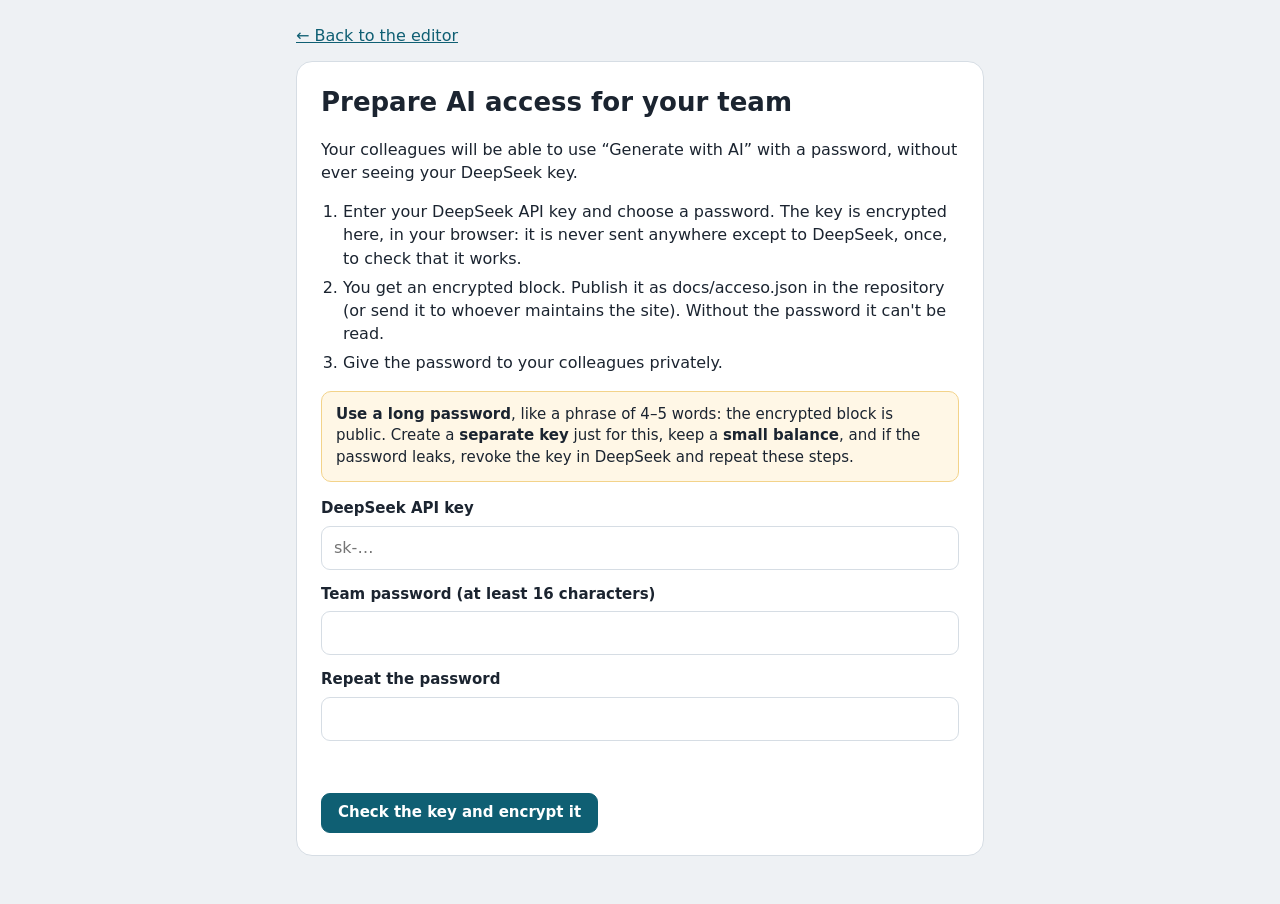
<file: docs/acceso.html>
<!doctype html>
<html lang="en">
<head>
<meta charset="utf-8">
<meta name="viewport" content="width=device-width, initial-scale=1">
<title>Prepare AI access</title>
<meta name="robots" content="noindex">
<link rel="icon" href="data:image/svg+xml,%3Csvg xmlns=%22http://www.w3.org/2000/svg%22 viewBox=%220 0 32 32%22%3E%3Crect width=%2232%22 height=%2232%22 rx=%228%22 fill=%22%230f5f73%22/%3E%3Cpath d=%22M12 9l11 7-11 7z%22 fill=%22white%22/%3E%3C/svg%3E">
<link rel="stylesheet" href="app.css">
<style>
  body { display: block; }
  .ac { max-width: 720px; margin: 0 auto; padding: 24px 16px 48px; }
  .ac-tarjeta { background: var(--ed-papel); border: 1px solid var(--ed-linea); border-radius: 16px; padding: 22px 24px; display: flex; flex-direction: column; gap: 16px; }
  .ac h1 { margin: 0; font-size: 26px; }
  .ac p, .ac li { margin: 0; }
  .ac ol { margin: 0; padding-left: 22px; display: flex; flex-direction: column; gap: 6px; }
  .ac .ia-campo input { height: 44px; }
  .ac textarea { font-family: Consolas, "SFMono-Regular", Menlo, monospace; font-size: 15px; min-height: 140px; word-break: break-all; }
  .ac-volver { display: inline-block; margin-bottom: 14px; font-size: 16px; color: var(--ed-marca); }
  .ac-aviso { background: #fff7e6; border: 1px solid #f3d38a; border-radius: 10px; padding: 12px 14px; font-size: 15px; }
  [hidden] { display: none !important; }
</style>
</head>
<body>
<main class="ac">
  <a class="ac-volver" href="./" data-t="volver"></a>
  <div class="ac-tarjeta">
    <h1 data-t="tit"></h1>
    <p data-t="intro"></p>
    <ol>
      <li data-t="p1"></li>
      <li data-t="p2"></li>
      <li data-t="p3"></li>
    </ol>
    <div class="ac-aviso" data-t-html="aviso"></div>
    <form id="form" novalidate style="display:flex;flex-direction:column;gap:14px">
      <label class="ia-campo"><span data-t="clave"></span>
        <input type="password" id="clave" autocomplete="off" placeholder="sk-…">
      </label>
      <label class="ia-campo"><span data-t="pass"></span>
        <input type="password" id="pass" autocomplete="new-password">
      </label>
      <label class="ia-campo"><span data-t="pass2"></span>
        <input type="password" id="pass2" autocomplete="new-password">
      </label>
      <div class="ia-estado" id="estado" role="status" aria-live="polite"></div>
      <div class="ia-botones"><button type="submit" class="ed-btn ed-btn-pri" id="crear" data-t="crear"></button></div>
    </form>
    <div id="resultado" hidden style="display:flex;flex-direction:column;gap:12px">
      <label class="ia-campo"><span data-t="bloque"></span>
        <textarea id="salida" readonly></textarea>
      </label>
      <div class="ia-botones">
        <button type="button" class="ed-btn ed-btn-pri" id="copiar" data-t="copiar"></button>
        <button type="button" class="ed-btn" id="bajar" data-t="bajar"></button>
      </div>
      <p class="ia-nota" data-t="despues"></p>
    </div>
  </div>
</main>
<script>
(function () {
  "use strict";
  var TXT = {
    en: {
      volver: "← Back to the editor", tit: "Prepare AI access for your team",
      intro: "Your colleagues will be able to use “Generate with AI” with a password, without ever seeing your DeepSeek key.",
      p1: "Enter your DeepSeek API key and choose a password. The key is encrypted here, in your browser: it is never sent anywhere except to DeepSeek, once, to check that it works.",
      p2: "You get an encrypted block. Publish it as docs/acceso.json in the repository (or send it to whoever maintains the site). Without the password it can't be read.",
      p3: "Give the password to your colleagues privately.",
      aviso: "<strong>Use a long password</strong>, like a phrase of 4–5 words: the encrypted block is public. Create a <strong>separate key</strong> just for this, keep a <strong>small balance</strong>, and if the password leaks, revoke the key in DeepSeek and repeat these steps.",
      clave: "DeepSeek API key", pass: "Team password (at least 16 characters)", pass2: "Repeat the password",
      crear: "Check the key and encrypt it", bloque: "Encrypted block (acceso.json)", copiar: "Copy", copiado: "Copied.", bajar: "Download acceso.json",
      despues: "This block contains no readable key. You can share it safely; keep the password private.",
      faltaClave: "Enter the key.", corta: "The password needs at least 16 characters. A phrase of a few words works well.",
      distintas: "The passwords don't match.", probando: "Checking the key with DeepSeek…", cifrando: "Encrypting…",
      malaClave: "DeepSeek rejected this key.", sinSaldo: "The key works, but the account has no balance. Encrypted anyway: add balance before using it.",
      red: "Could not check the key ({e}). Encrypted anyway.", listo: "Done. Copy the block below."
    },
    es: {
      volver: "← Volver al editor", tit: "Preparar el acceso a la IA para tu equipo",
      intro: "Tus compañeros podrán usar «Generar con IA» con una contraseña, sin ver nunca tu clave de DeepSeek.",
      p1: "Escribe tu clave de API de DeepSeek y elige una contraseña. La clave se cifra aquí, en tu navegador: no se envía a ningún sitio salvo a DeepSeek, una vez, para comprobar que funciona.",
      p2: "Obtienes un bloque cifrado. Publícalo como docs/acceso.json en el repositorio (o envíaselo a quien mantenga la web). Sin la contraseña no se puede leer.",
      p3: "Pasa la contraseña a tus compañeros por un canal privado.",
      aviso: "<strong>Usa una contraseña larga</strong>, como una frase de 4–5 palabras: el bloque cifrado es público. Crea una <strong>clave aparte</strong> solo para esto, con <strong>poco saldo</strong>, y si la contraseña se filtra, revoca la clave en DeepSeek y repite estos pasos.",
      clave: "Clave de API de DeepSeek", pass: "Contraseña del equipo (mínimo 16 caracteres)", pass2: "Repite la contraseña",
      crear: "Comprobar la clave y cifrarla", bloque: "Bloque cifrado (acceso.json)", copiar: "Copiar", copiado: "Copiado.", bajar: "Descargar acceso.json",
      despues: "Este bloque no contiene la clave legible. Puedes compartirlo sin problema; la contraseña, guárdala en privado.",
      faltaClave: "Escribe la clave.", corta: "La contraseña necesita al menos 16 caracteres. Una frase de varias palabras va muy bien.",
      distintas: "Las contraseñas no coinciden.", probando: "Comprobando la clave con DeepSeek…", cifrando: "Cifrando…",
      malaClave: "DeepSeek ha rechazado esta clave.", sinSaldo: "La clave funciona, pero la cuenta no tiene saldo. Se cifra igualmente: añade saldo antes de usarla.",
      red: "No se ha podido comprobar la clave ({e}). Se cifra igualmente.", listo: "Hecho. Copia el bloque de abajo."
    }
  };
  var idioma = "en";
  try { idioma = localStorage.getItem("generador-formacion:idioma") || "en"; } catch (e) {}
  if (!TXT[idioma]) idioma = "en";
  function T(k, v) { return TXT[idioma][k].replace(/\{(\w+)\}/g, function (_, x) { return v ? v[x] : ""; }); }
  document.documentElement.lang = idioma;
  document.title = T("tit");
  document.querySelectorAll("[data-t]").forEach(function (e) { e.textContent = T(e.dataset.t); });
  document.querySelectorAll("[data-t-html]").forEach(function (e) { e.innerHTML = T(e.dataset.tHtml); });

  var $ = function (id) { return document.getElementById(id); };
  var ITER = 600000;
  function estado(m, tipo) { $("estado").textContent = m; $("estado").className = "ia-estado" + (tipo ? " " + tipo : ""); }
  function b64(buf) { return btoa(String.fromCharCode.apply(null, new Uint8Array(buf))); }

  function probar(clave) {
    return fetch("https://api.deepseek.com/chat/completions", {
      method: "POST",
      headers: { "Content-Type": "application/json", "Authorization": "Bearer " + clave },
      body: JSON.stringify({ model: "deepseek-chat", messages: [{ role: "user", content: "Hi" }], max_tokens: 1 })
    }).then(function (r) { return r.status; });
  }

  function cifrar(clave, pass) {
    var enc = new TextEncoder();
    var salt = crypto.getRandomValues(new Uint8Array(16)), iv = crypto.getRandomValues(new Uint8Array(12));
    return crypto.subtle.importKey("raw", enc.encode(pass), "PBKDF2", false, ["deriveKey"]).then(function (base) {
      return crypto.subtle.deriveKey({ name: "PBKDF2", salt: salt, iterations: ITER, hash: "SHA-256" },
        base, { name: "AES-GCM", length: 256 }, false, ["encrypt"]);
    }).then(function (k) {
      return crypto.subtle.encrypt({ name: "AES-GCM", iv: iv }, k, enc.encode(clave));
    }).then(function (ct) {
      return { v: 1, proveedor: "deepseek", modelo: "deepseek-chat", kdf: "PBKDF2-SHA256", iter: ITER, salt: b64(salt), iv: b64(iv), ct: b64(ct) };
    });
  }

  $("form").onsubmit = function (ev) {
    ev.preventDefault();
    var clave = $("clave").value.trim(), pass = $("pass").value;
    if (!clave) return estado(T("faltaClave"), "error");
    if (pass.length < 16) return estado(T("corta"), "error");
    if (pass !== $("pass2").value) return estado(T("distintas"), "error");
    $("crear").disabled = true;
    var nota = "";
    estado(T("probando"));
    probar(clave).then(function (s) {
      if (s === 401) throw new Error(T("malaClave"));
      if (s === 402) nota = T("sinSaldo");
    }, function (e) { nota = T("red", { e: e.message }); }).then(function () {
      estado(T("cifrando"));
      return cifrar(clave, pass);
    }).then(function (a) {
      $("salida").value = JSON.stringify(a, null, 2) + "\n";
      $("resultado").hidden = false;
      $("clave").value = ""; $("pass").value = ""; $("pass2").value = "";
      estado(nota || T("listo"), nota ? "" : "ok");
      $("salida").focus();
    }).catch(function (e) { estado(e.message, "error"); })
      .then(function () { $("crear").disabled = false; });
  };
  $("copiar").onclick = function () {
    navigator.clipboard.writeText($("salida").value).then(function () { estado(T("copiado"), "ok"); });
  };
  $("bajar").onclick = function () {
    var a = document.createElement("a");
    a.href = URL.createObjectURL(new Blob([$("salida").value], { type: "application/json" }));
    a.download = "acceso.json";
    document.body.appendChild(a); a.click(); a.remove();
  };
})();
</script>
</body>
</html>
</file>
<file: docs/app.css>
:root {
  --ed-marca: #0f5f73;
  --ed-marca-suave: #e3eff2;
  --ed-tinta: #1b2430;
  --ed-tinta-2: #4a5565;
  --ed-fondo: #eef1f4;
  --ed-papel: #ffffff;
  --ed-linea: #d6dde4;
  --ed-mal: #b4332b;
  --ed-ok: #1e7b46;
  --ed-codigo: #f6f8fa;
}
* { box-sizing: border-box; }
html, body { margin: 0; height: 100%; }
body {
  background: var(--ed-fondo); color: var(--ed-tinta); font-size: 16px; line-height: 1.45;
  font-family: "Segoe UI", system-ui, -apple-system, "Helvetica Neue", Arial, sans-serif;
  display: flex; flex-direction: column;
}
button, select, input, textarea { font: inherit; color: inherit; }
code { font-family: Consolas, "SFMono-Regular", Menlo, monospace; font-size: .92em; background: var(--ed-codigo); padding: 1px 5px; border-radius: 5px; }

/* cabecera */
.ed-cab { display: flex; align-items: center; justify-content: space-between; gap: 16px; padding: 12px 20px; background: var(--ed-papel); border-bottom: 1px solid var(--ed-linea); flex-wrap: wrap; }
.ed-logo { font-weight: 700; font-size: 18px; display: flex; align-items: center; gap: 10px; }
.ed-logo span { width: 26px; height: 26px; border-radius: 8px; background: var(--ed-marca); display: inline-block; }
.ed-cab-acciones { display: flex; align-items: center; gap: 10px; flex-wrap: wrap; }
.ed-campo-cab { display: flex; align-items: center; gap: 8px; font-size: 15px; color: var(--ed-tinta-2); }
.ed-campo-cab select { height: 40px; border-radius: 9px; border: 1px solid var(--ed-linea); background: var(--ed-papel); padding: 0 10px; font-size: 15px; }
.ed-btn { height: 40px; padding: 0 16px; border-radius: 9px; border: 1px solid var(--ed-linea); background: var(--ed-papel); font-weight: 600; font-size: 15px; cursor: pointer; }
.ed-btn:hover { border-color: var(--ed-marca); }
.ed-btn-pri { background: var(--ed-marca); color: #fff; border-color: var(--ed-marca); }
.ed-idioma { display: inline-flex; border: 1px solid var(--ed-linea); border-radius: 9px; overflow: hidden; height: 40px; }
.ed-idioma button { border: 0; background: var(--ed-papel); padding: 0 12px; font-size: 14px; font-weight: 700; cursor: pointer; min-width: 44px; }
.ed-idioma button[aria-pressed="true"] { background: var(--ed-tinta); color: #fff; }
[data-solo][hidden] { display: none; }
.ed-menu { position: relative; }
.ed-menu-lista { position: absolute; right: 0; top: 46px; z-index: 20; width: 340px; background: var(--ed-papel); border: 1px solid var(--ed-linea); border-radius: 12px; box-shadow: 0 12px 36px rgba(20, 30, 45, .16); padding: 6px; }
.ed-menu-lista button { display: block; width: 100%; text-align: left; border: 0; background: none; padding: 12px 14px; border-radius: 9px; cursor: pointer; }
.ed-menu-lista button:hover, .ed-menu-lista button:focus-visible { background: var(--ed-marca-suave); }
.ed-menu-lista strong { display: block; font-size: 15px; }
.ed-menu-lista span { display: block; font-size: 14px; color: var(--ed-tinta-2); }

.ed-aviso { margin: 12px 20px 0; padding: 12px 16px; border-radius: 10px; background: #fff7e6; border: 1px solid #f3d38a; font-size: 15px; display: flex; gap: 12px; align-items: center; flex-wrap: wrap; }
.ed-aviso[hidden], .ed-menu-lista[hidden], .ed-ayuda[hidden] { display: none; }
.ed-aviso button { height: 34px; padding: 0 12px; border-radius: 8px; border: 1px solid #d9b45a; background: #fff; cursor: pointer; font-size: 14px; font-weight: 600; }

/* paneles */
.ed-main { flex: 1; min-height: 0; display: grid; grid-template-columns: minmax(360px, 1fr) minmax(420px, 1.25fr); gap: 16px; padding: 16px 20px 20px; }
.ed-panel { background: var(--ed-papel); border-radius: 14px; border: 1px solid var(--ed-linea); min-height: 0; display: flex; flex-direction: column; overflow: hidden; }
.ed-barra { display: flex; flex-wrap: wrap; gap: 6px; align-items: center; padding: 10px 12px; border-bottom: 1px solid var(--ed-linea); }
.ed-etq { font-size: 14px; color: var(--ed-tinta-2); margin-right: 4px; }
.ed-chip { height: 34px; padding: 0 12px; border-radius: 17px; border: 1px solid var(--ed-linea); background: var(--ed-papel); font-size: 14px; font-weight: 600; cursor: pointer; }
.ed-chip:hover { background: var(--ed-marca-suave); border-color: var(--ed-marca); }
#guion { flex: 1; min-height: 300px; border: 0; resize: none; padding: 16px 18px; font-family: Consolas, "SFMono-Regular", Menlo, monospace; font-size: 15px; line-height: 1.6; background: var(--ed-papel); outline: none; tab-size: 2; }
.ed-estado { padding: 10px 14px; border-top: 1px solid var(--ed-linea); font-size: 14px; color: var(--ed-tinta-2); min-height: 42px; }
.ed-estado.error { color: var(--ed-mal); background: #fbe9e7; }
.ed-estado ul { margin: 0; padding-left: 18px; }

.ed-der { padding: 14px; gap: 12px; overflow: auto; }
.ed-pantalla { position: relative; width: 100%; aspect-ratio: 16 / 9; background: #000; border-radius: 10px; overflow: hidden; flex: none; }
#lienzo { position: absolute; left: 0; top: 0; transform-origin: 0 0; }
.ed-controles { display: flex; align-items: center; gap: 12px; }
.ed-play { width: 46px; height: 46px; border-radius: 50%; border: 0; background: var(--ed-marca); color: #fff; font-size: 18px; cursor: pointer; flex: none; }
#barra-tiempo { flex: 1; accent-color: var(--ed-marca); height: 24px; }
.ed-tiempo { font-variant-numeric: tabular-nums; font-size: 15px; color: var(--ed-tinta-2); white-space: nowrap; }
.ed-escenas { display: flex; flex-wrap: wrap; gap: 6px; }
.ed-escenas button { height: 34px; padding: 0 12px; border-radius: 8px; border: 1px solid var(--ed-linea); background: var(--ed-papel); font-size: 14px; cursor: pointer; max-width: 240px; overflow: hidden; text-overflow: ellipsis; white-space: nowrap; }
.ed-escenas button.actual { background: var(--ed-marca); border-color: var(--ed-marca); color: #fff; }
.ed-ajustes { display: flex; flex-wrap: wrap; gap: 10px 22px; font-size: 15px; color: var(--ed-tinta-2); align-items: center; }
.ed-ajustes input[type=number] { width: 72px; height: 36px; border-radius: 8px; border: 1px solid var(--ed-linea); padding: 0 8px; margin: 0 4px; }
.ed-check { display: flex; align-items: center; gap: 8px; }
.ed-check input { width: 18px; height: 18px; accent-color: var(--ed-marca); }
.ed-nota { margin: 0; font-size: 14px; color: var(--ed-tinta-2); }

/* ayuda */
.ed-ayuda { position: fixed; top: 0; right: 0; bottom: 0; width: min(560px, 100vw); background: var(--ed-papel); z-index: 30; box-shadow: -12px 0 40px rgba(0,0,0,.18); overflow: auto; padding: 0 22px 22px; font-size: 15px; }
.ed-ayuda-cab { position: sticky; top: 0; background: var(--ed-papel); display: flex; justify-content: space-between; align-items: center; padding: 18px 0 12px; }
.ed-ayuda h2 { margin: 0; font-size: 21px; }
.ed-ayuda table { border-collapse: collapse; width: 100%; }
.ed-ayuda td { border-top: 1px solid var(--ed-linea); padding: 10px 8px 10px 0; vertical-align: top; }
.ed-ayuda td:first-child { white-space: nowrap; width: 1%; }

button:focus-visible, select:focus-visible, input:focus-visible { outline: 3px solid #f59f00; outline-offset: 2px; }

@media (max-width: 980px) {
  body { display: block; }
  .ed-main { display: flex; flex-direction: column; padding: 12px 16px 16px; }
  .ed-panel, .ed-der { overflow: visible; }
  .ed-der { order: -1; }
  #guion { min-height: 420px; }
  .ed-cab { padding: 12px 16px; }
}

/* generar con IA */
.ed-btn-ia { border-color: var(--ed-marca); color: var(--ed-marca); }
.ed-btn-ia span[aria-hidden] { font-size: 16px; }
.ed-btn:disabled { opacity: .55; cursor: wait; }
dialog.ia { width: min(720px, calc(100vw - 32px)); max-height: calc(100vh - 32px); border: 0; border-radius: 16px; padding: 0; box-shadow: 0 24px 70px rgba(10, 20, 35, .35); color: var(--ed-tinta); background: var(--ed-papel); }
dialog.ia::backdrop { background: rgba(15, 25, 40, .5); }
.ia form { padding: 22px 24px 20px; display: flex; flex-direction: column; gap: 14px; font-size: 16px; }
.ia h2 { margin: 0; font-size: 22px; }
.ia-intro { margin: 0; color: var(--ed-tinta-2); }
.ia-campo { display: flex; flex-direction: column; gap: 6px; font-size: 15px; font-weight: 600; flex: 1; min-width: 0; }
.ia-campo textarea, .ia-campo input, .ia-campo select { font-size: 16px; font-weight: 400; border: 1px solid var(--ed-linea); border-radius: 9px; padding: 10px 12px; background: var(--ed-papel); width: 100%; }
.ia-campo textarea { resize: vertical; min-height: 150px; line-height: 1.5; }
.ia-campo select, .ia-campo input { height: 44px; padding-top: 0; padding-bottom: 0; }
.ia-fila { display: flex; gap: 14px; flex-wrap: wrap; }
.ia-fila .ia-campo { min-width: 200px; }
.ia-acceso { border: 1px solid var(--ed-linea); border-radius: 12px; padding: 10px 16px 14px; margin: 0; display: flex; flex-direction: column; gap: 10px; }
.ia-acceso legend { font-weight: 600; font-size: 15px; padding: 0 6px; }
.ia-acceso [hidden] { display: none; }
.ia-radios { display: flex; gap: 8px 22px; flex-wrap: wrap; font-size: 15px; }
#ia-fila-clave { display: flex; flex-direction: column; gap: 10px; }
#ia-fila-clave[hidden], #ia-fila-pass[hidden] { display: none; }
.ia-nota { margin: 0; font-size: 14px; color: var(--ed-tinta-2); }
.ia-nota[hidden] { display: none; }
.ia-estado { min-height: 24px; font-size: 15px; color: var(--ed-tinta-2); }
.ia-estado.error { color: var(--ed-mal); }
.ia-estado.ok { color: var(--ed-ok); }
.ia-botones { display: flex; gap: 10px; flex-wrap: wrap; align-items: center; }
.ia-hueco { flex: 1; }
.ia form.ocupado textarea, .ia form.ocupado input, .ia form.ocupado select { opacity: .6; pointer-events: none; }
textarea:focus-visible, .ia-campo input:focus-visible { outline: 3px solid #f59f00; outline-offset: 1px; }
@media (max-width: 560px) { .ia-hueco { display: none; } .ia-botones .ed-btn { flex: 1 1 auto; } }
.ia-origen { border: 0; margin: 0; display: flex; border-radius: 12px; background: var(--ed-fondo); padding: 4px; flex-wrap: wrap; }
.ia-origen legend { position: absolute; width: 1px; height: 1px; overflow: hidden; clip: rect(0 0 0 0); }
.ia-origen label { flex: 1 1 200px; position: relative; text-align: center; cursor: pointer; }
.ia-origen input { position: absolute; opacity: 0; inset: 0; cursor: pointer; margin: 0; }
.ia-origen span { display: block; padding: 11px 14px; border-radius: 9px; font-size: 15px; font-weight: 600; color: var(--ed-tinta-2); }
.ia-origen input:checked + span { background: var(--ed-papel); color: var(--ed-marca); box-shadow: 0 1px 4px rgba(20,30,45,.15); }
.ia-origen input:focus-visible + span { outline: 3px solid #f59f00; outline-offset: 1px; }
.ia-tipos-lista { display: grid; grid-template-columns: repeat(auto-fill, minmax(170px, 1fr)); gap: 8px 16px; font-size: 15px; }
.ia-tipos-lista[hidden] { display: none; }
</file>
